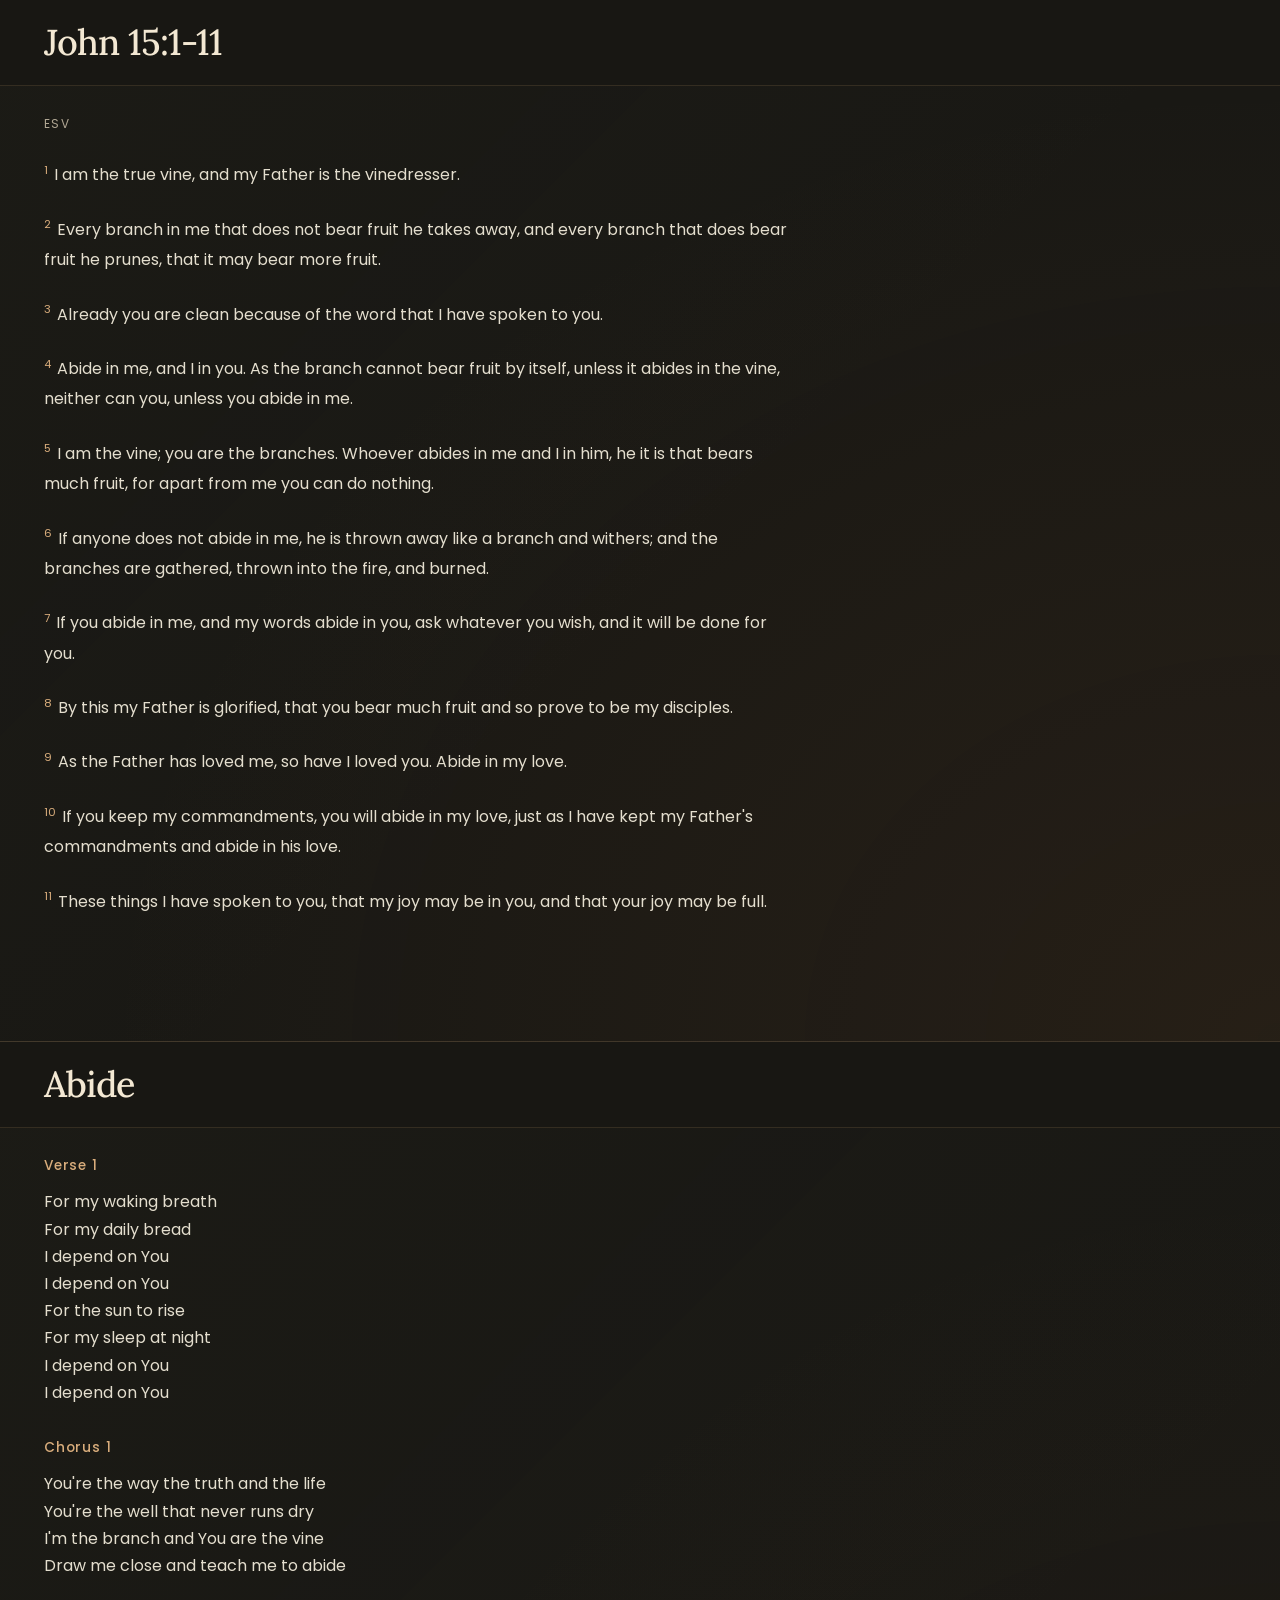
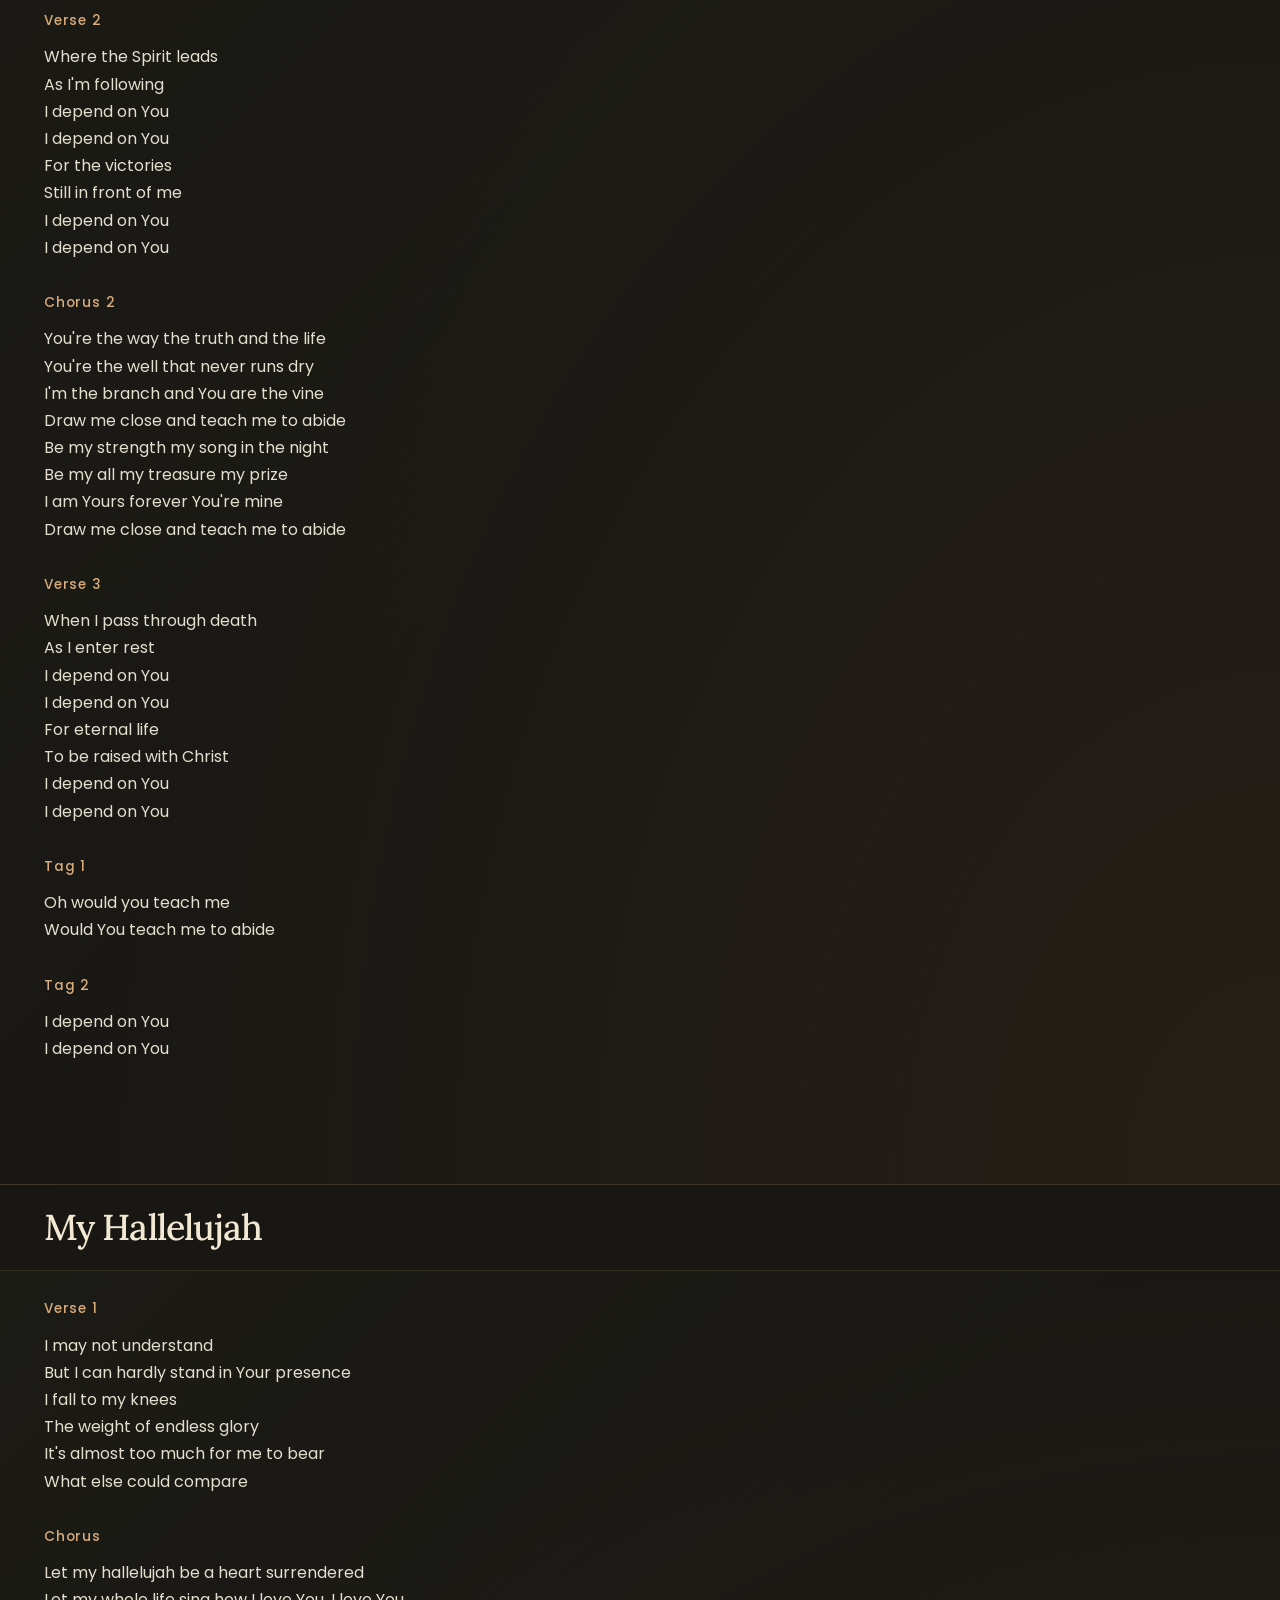
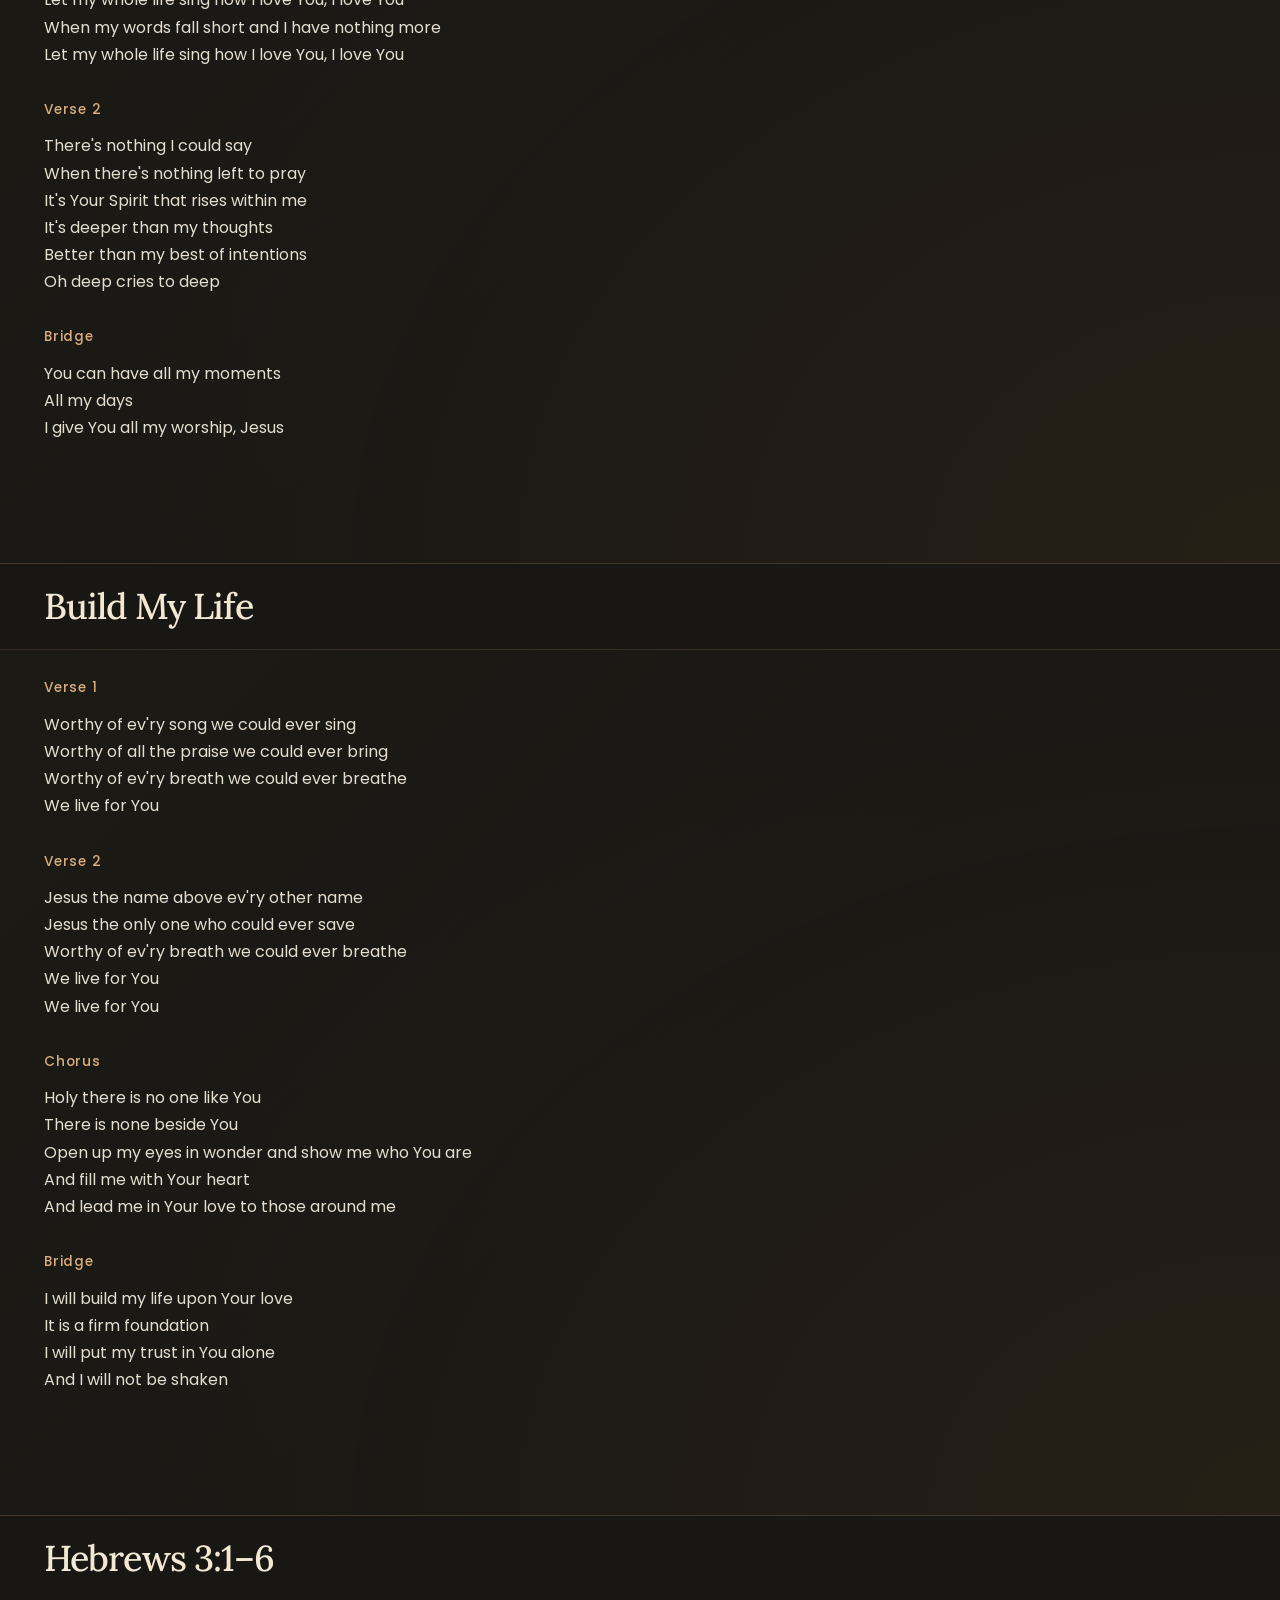
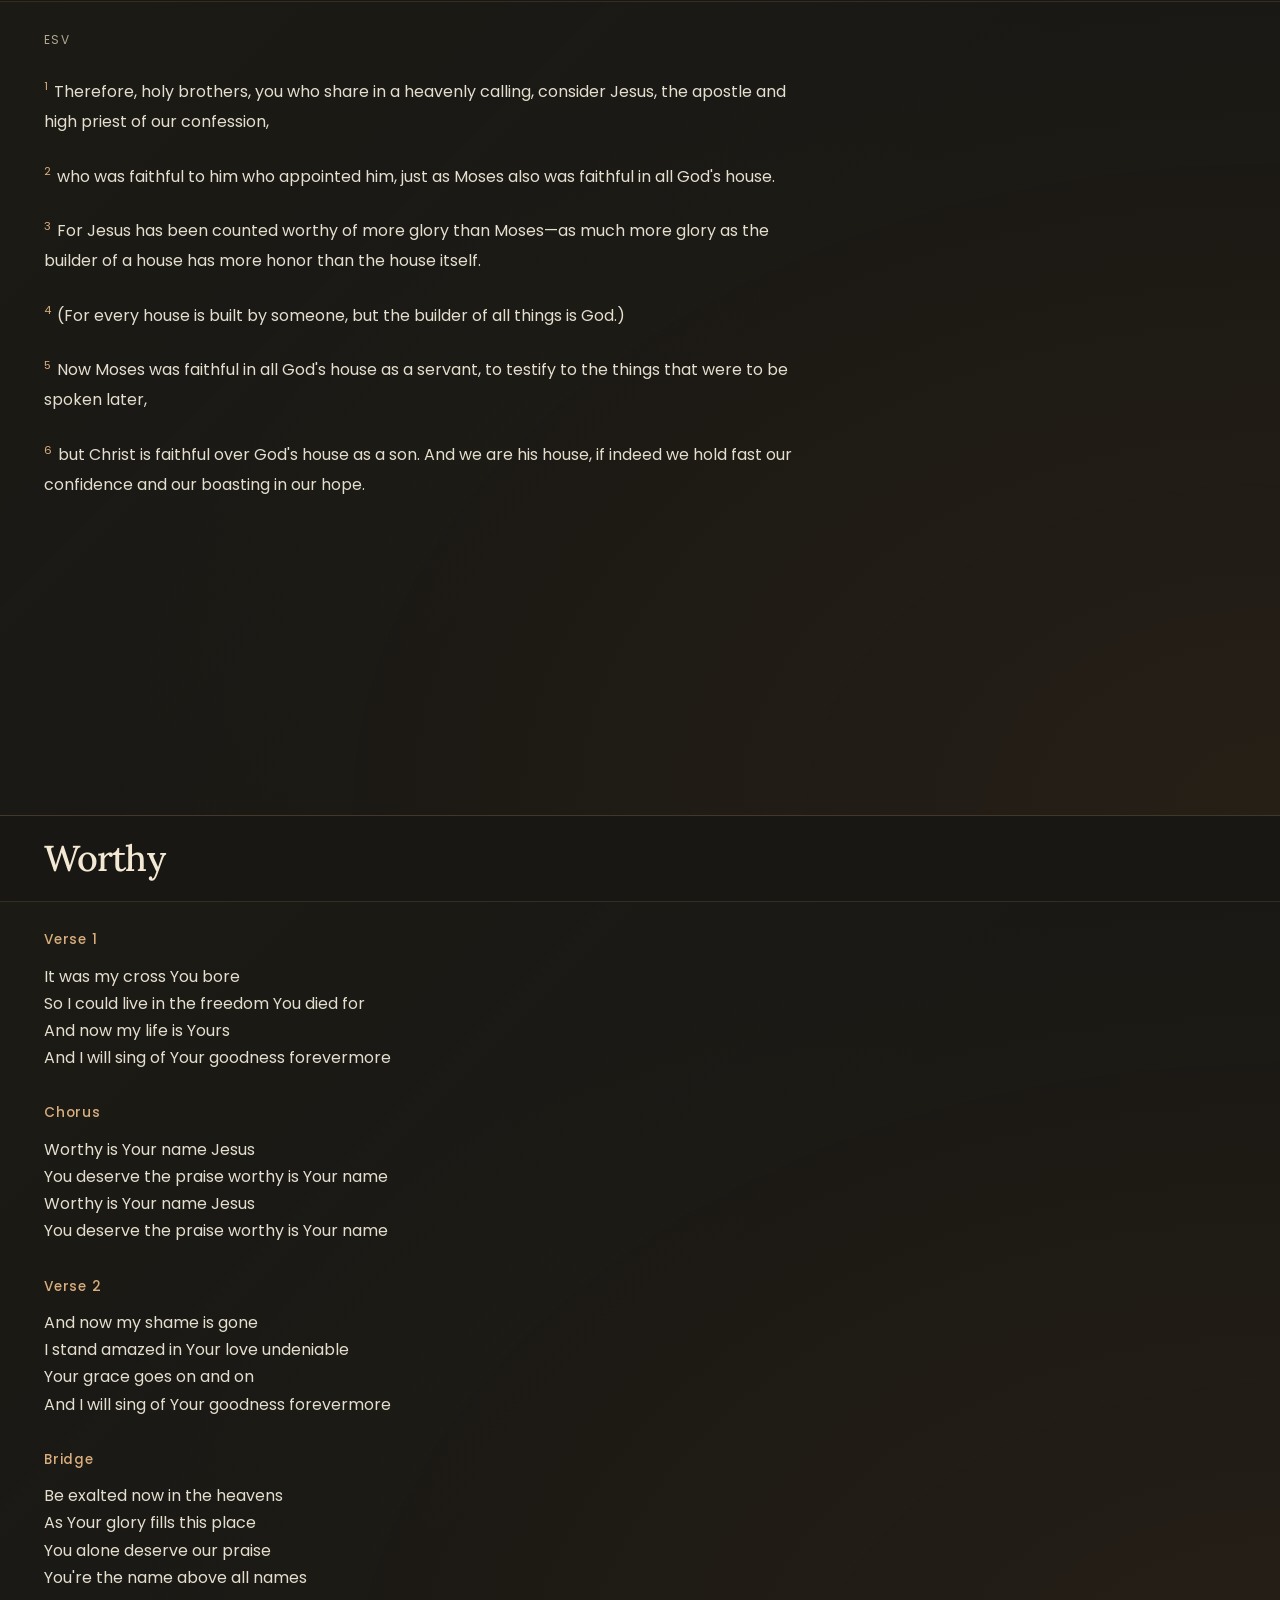
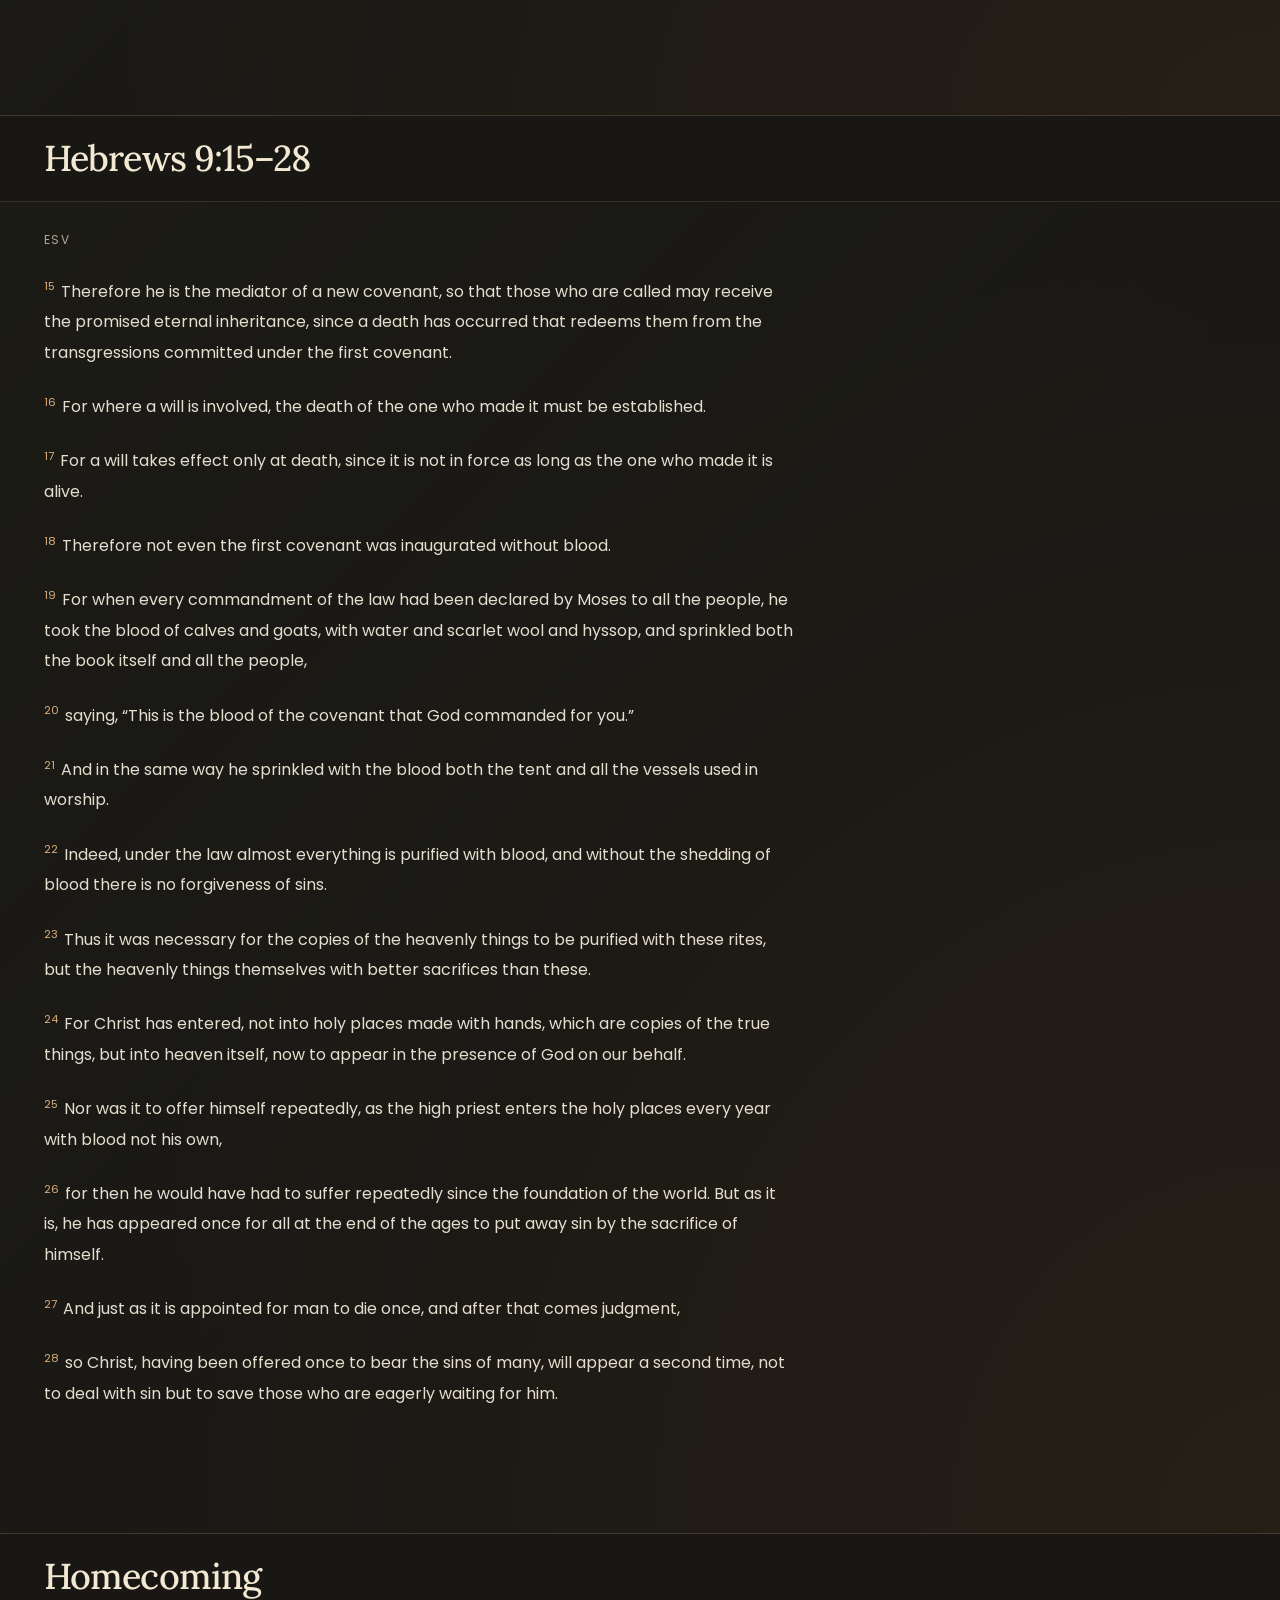
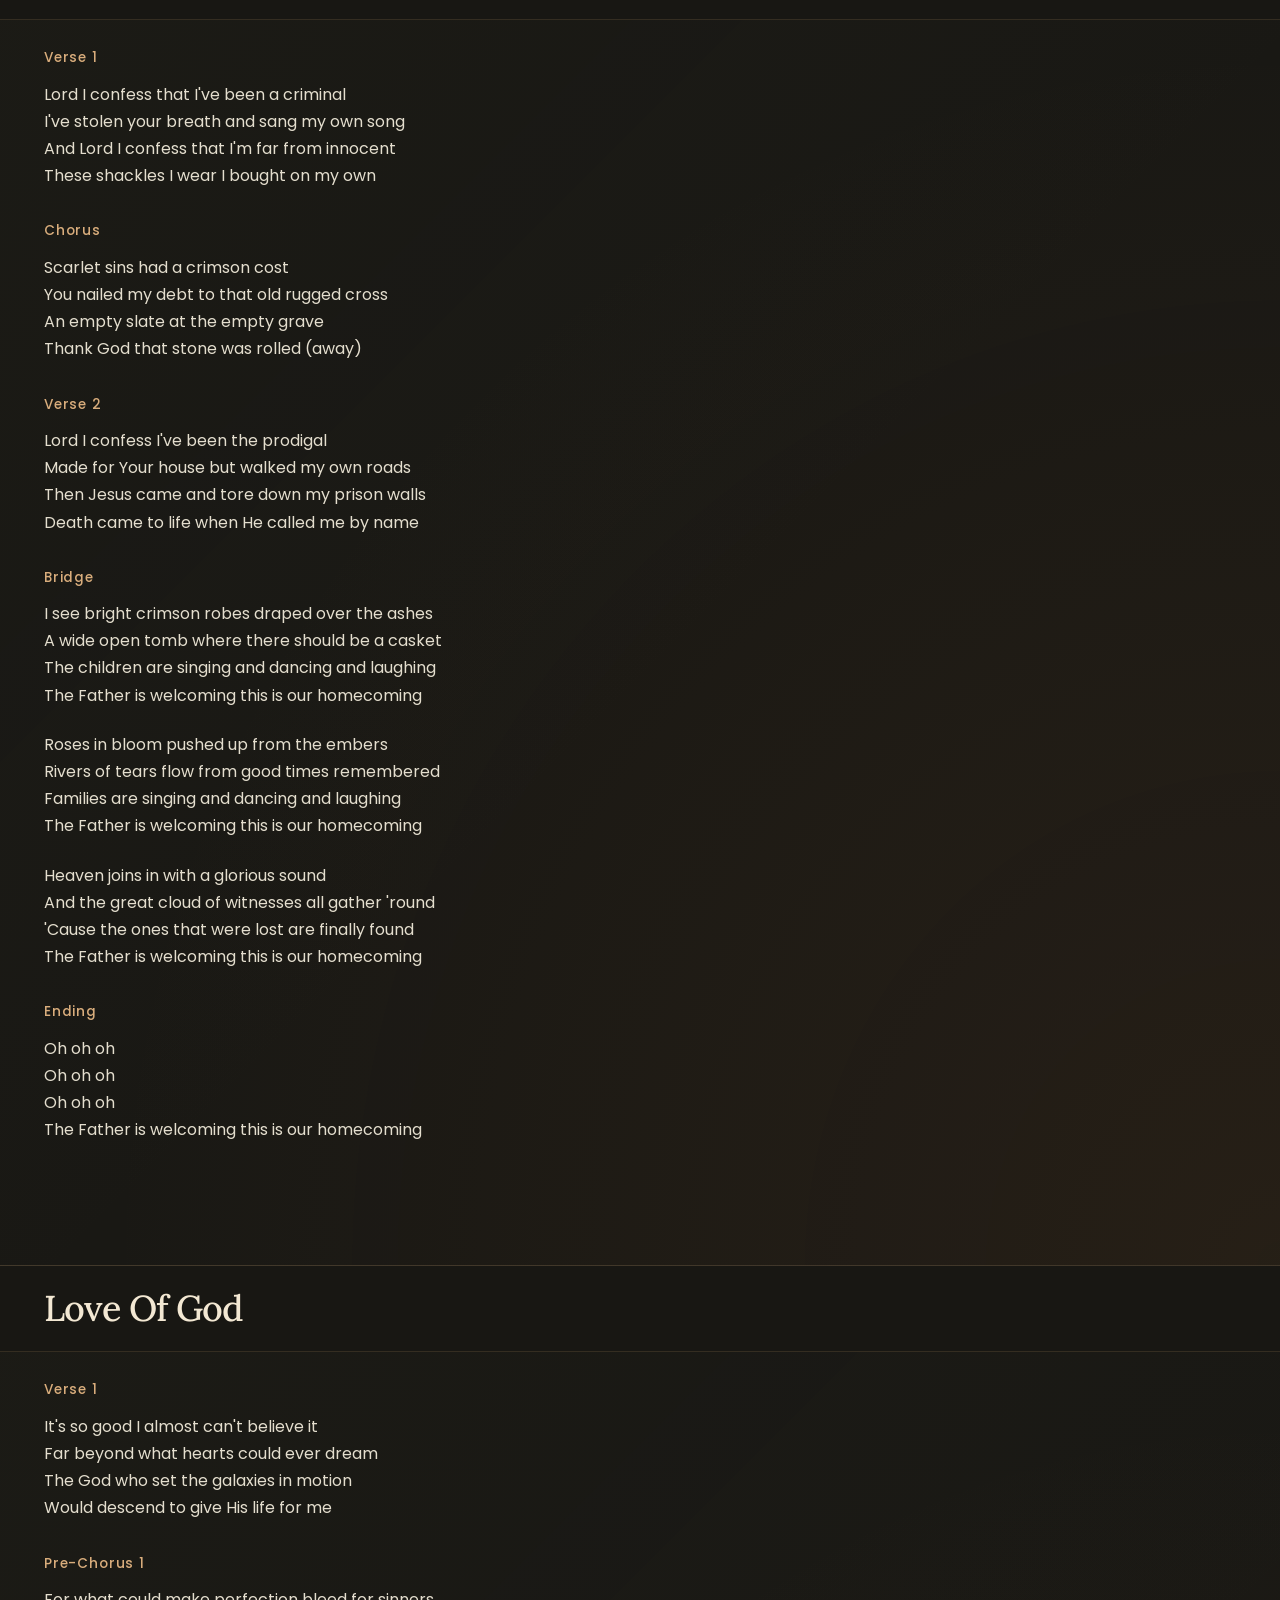
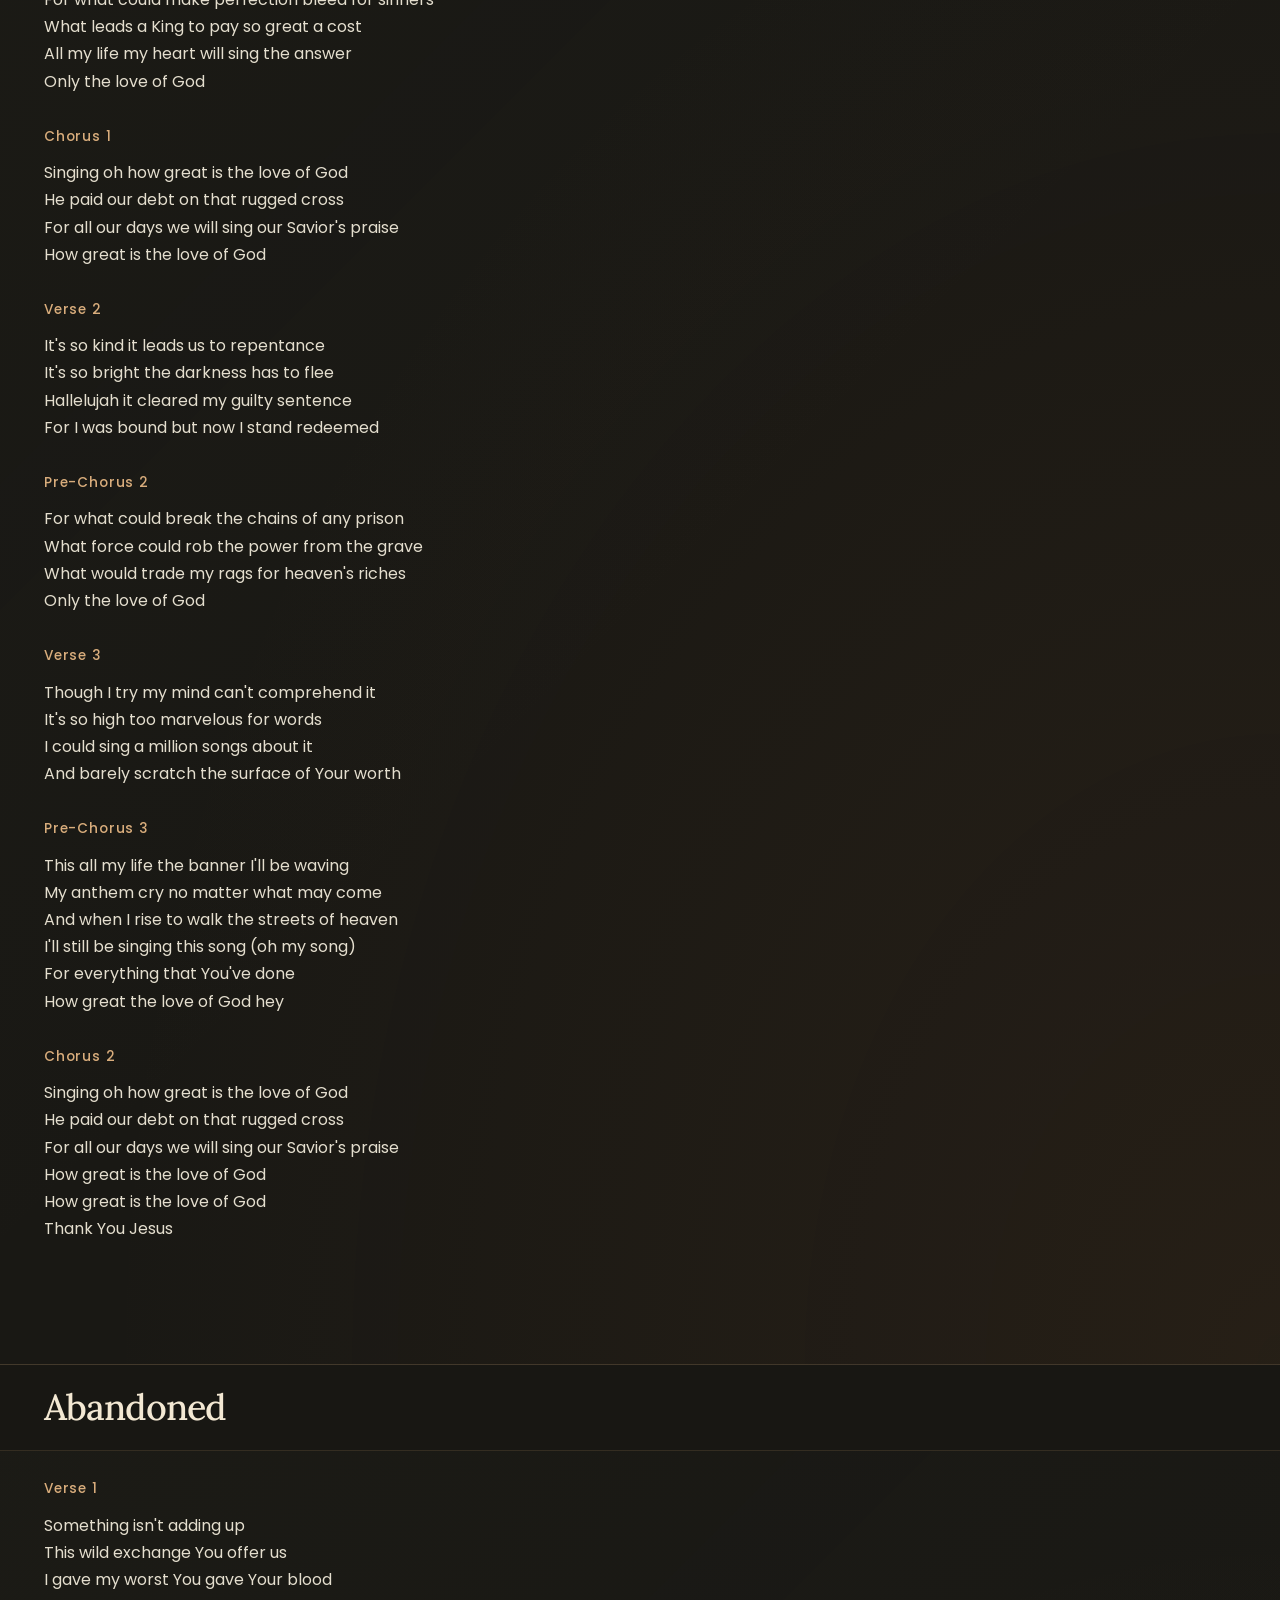
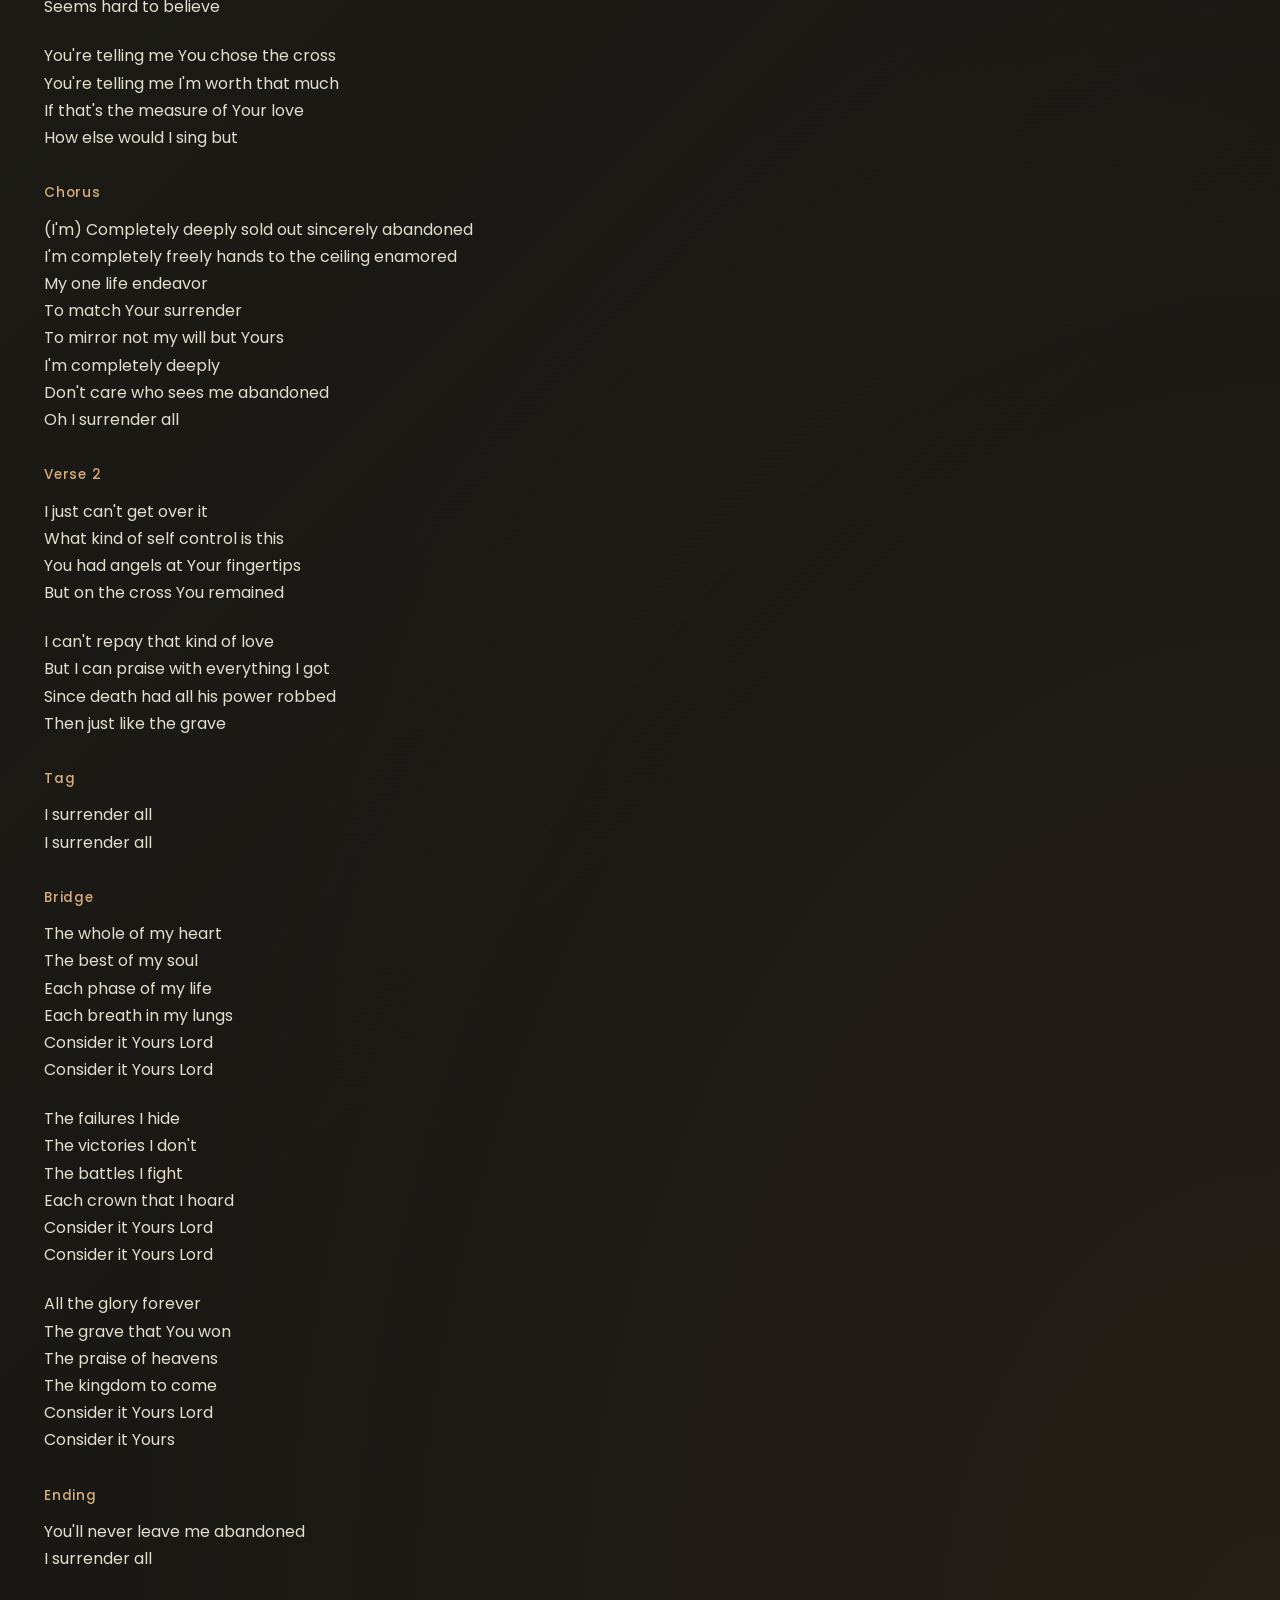
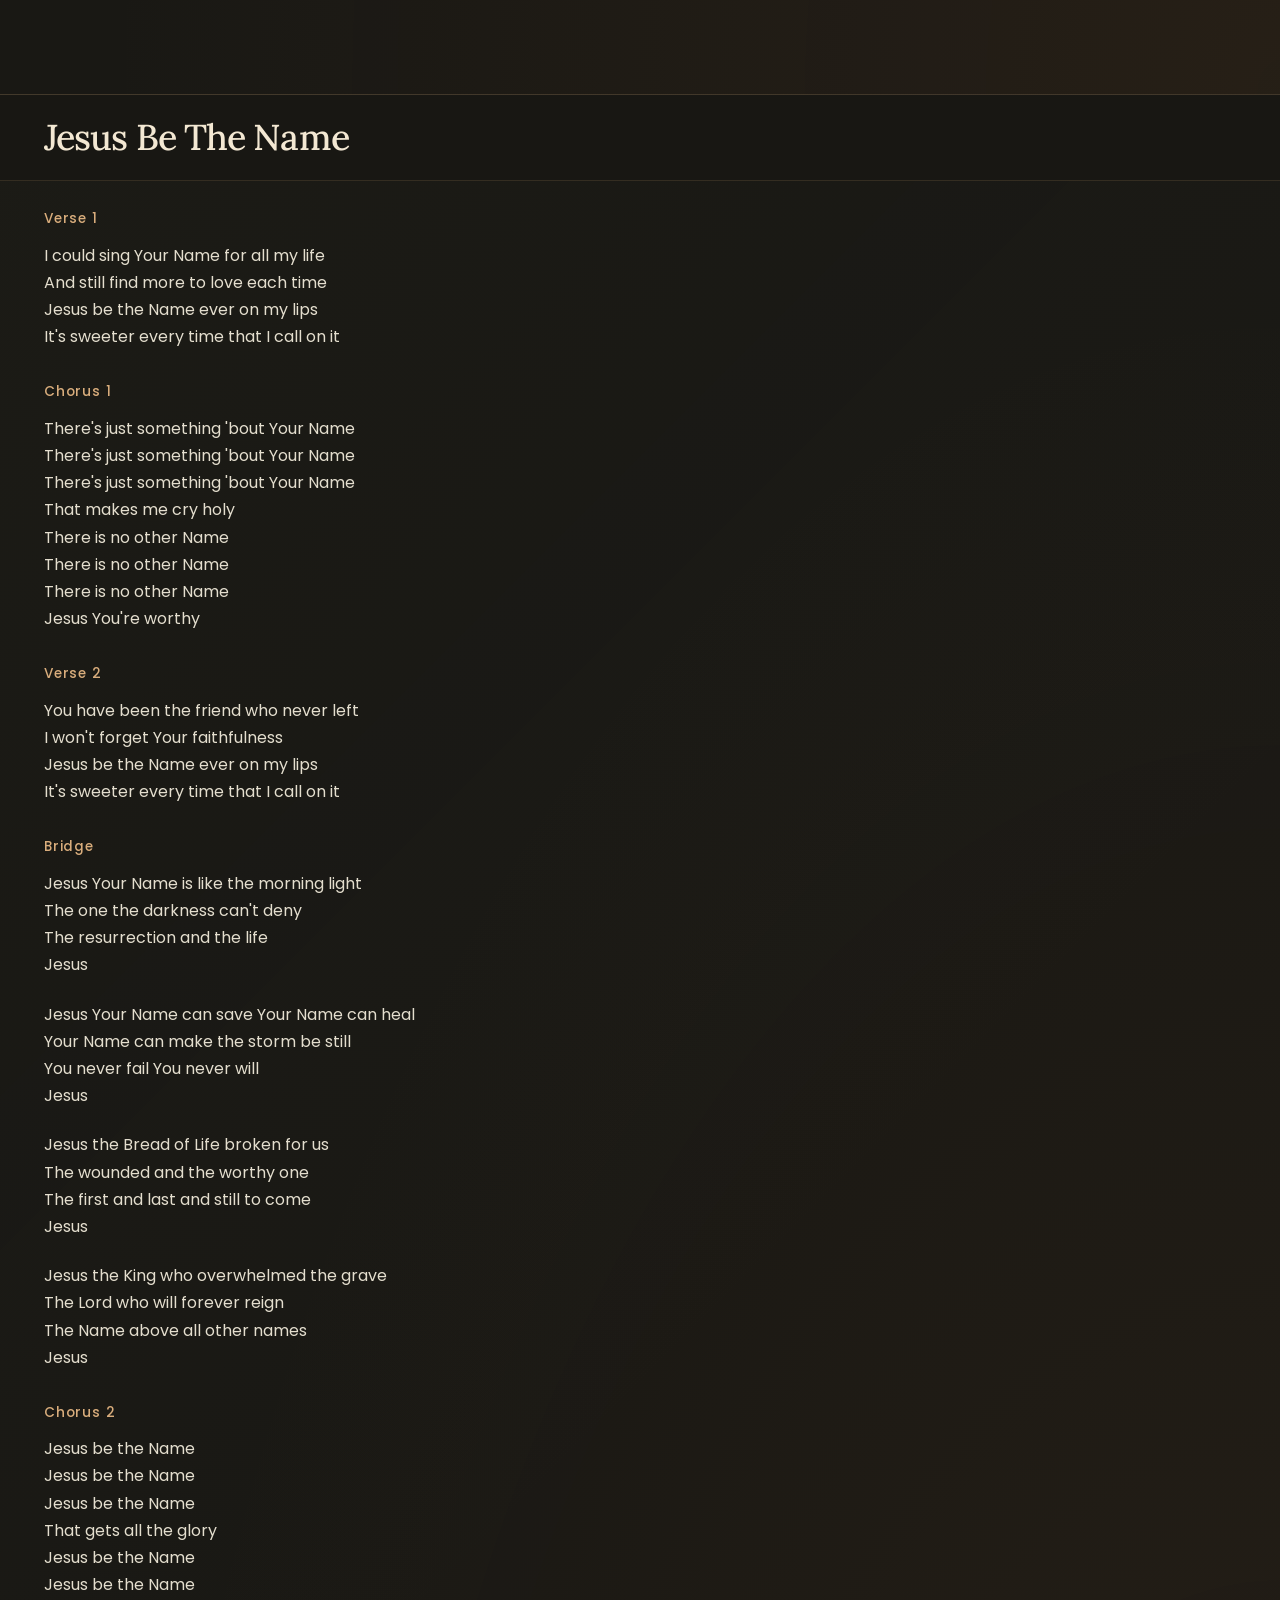
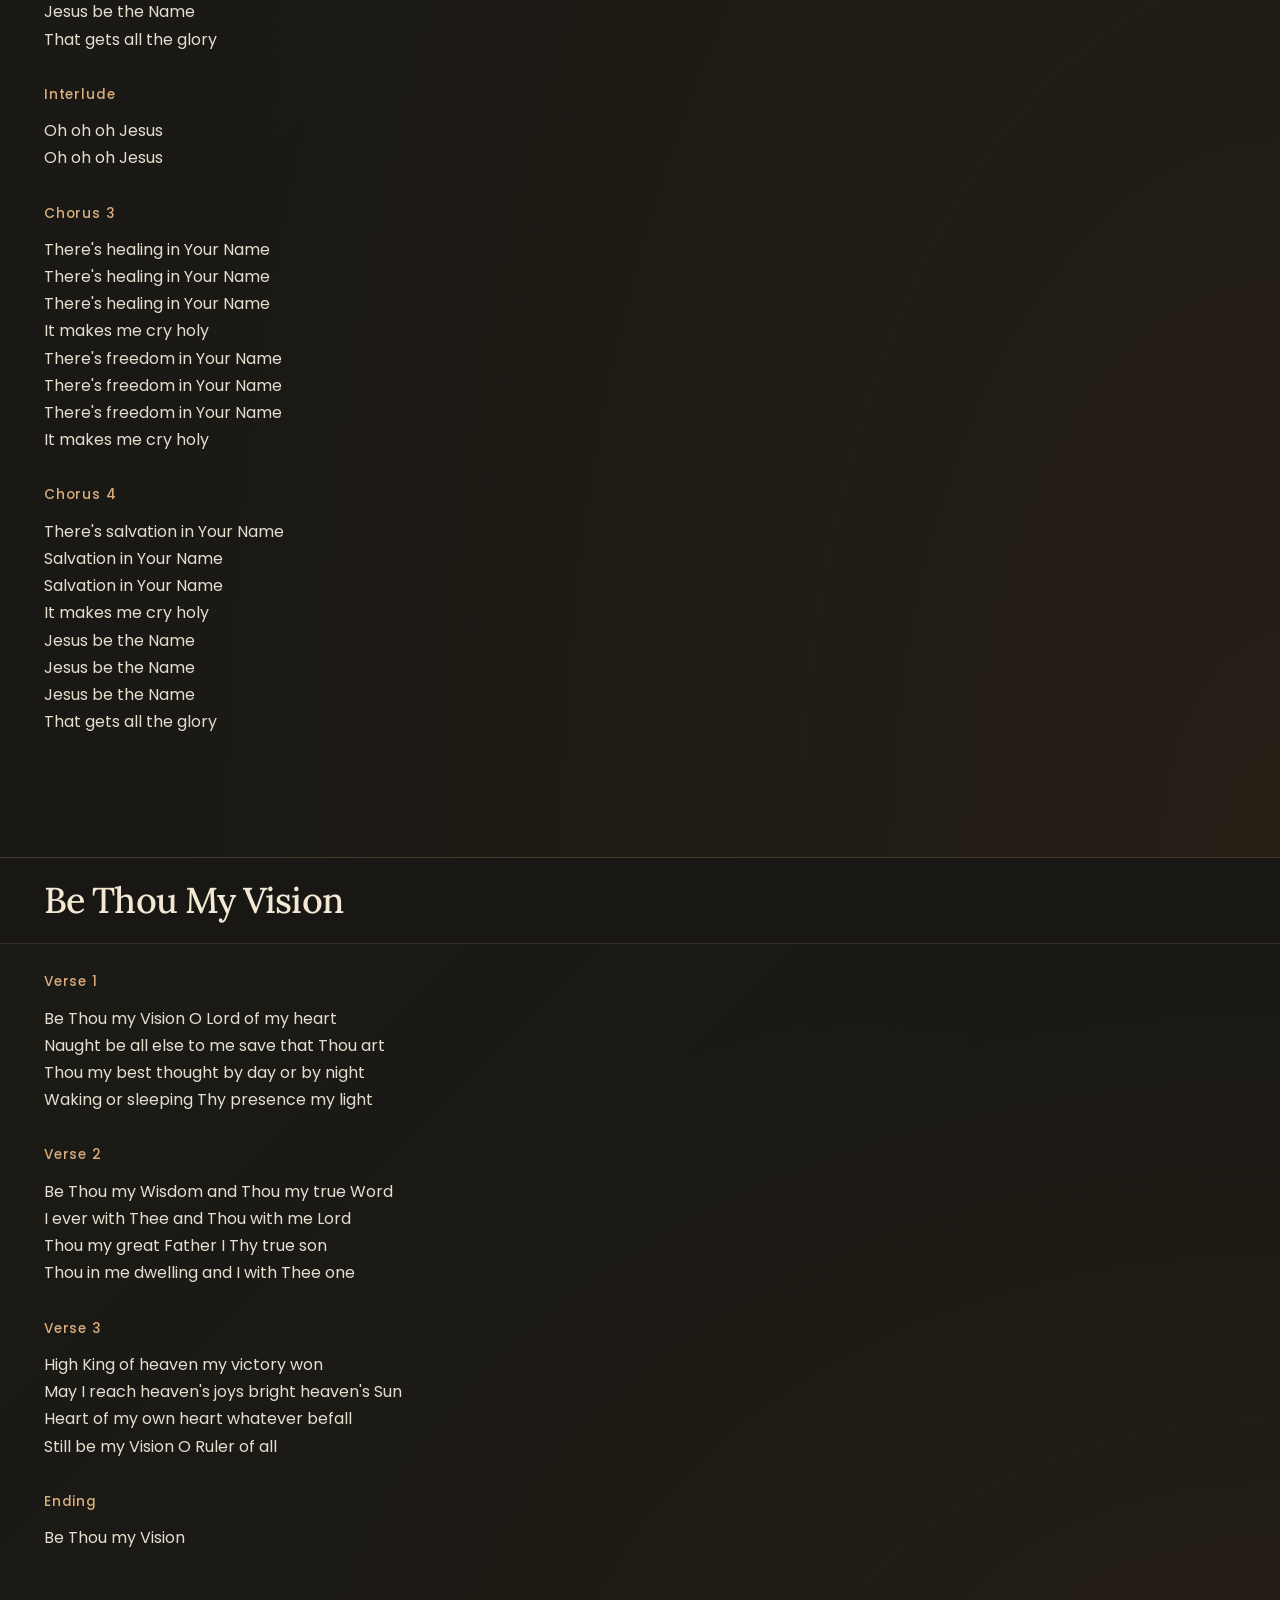
<file: index.html>
<!DOCTYPE html>
<html lang="en">
<head>
    <meta charset="UTF-8">
    <meta name="viewport" content="width=device-width, initial-scale=1.0">
    <title>Worship Night</title>
    <link rel="preconnect" href="https://fonts.googleapis.com">
    <link rel="preconnect" href="https://fonts.gstatic.com" crossorigin>
    <link href="https://fonts.googleapis.com/css2?family=Lora:wght@500&amp;family=Poppins:wght@400;500&amp;display=swap" rel="stylesheet">

    <meta name="theme-color" content="#191814" />
    <meta name="color-scheme" content="dark" />
    <meta property="og:image" content="https://michaeldors.com/Images/homecover.jpg"/>
    <meta property="og:title" content="Worship Night · September 27, 2026"/>
    <meta property="og:type" content="website" />
    <meta property="og:url" content="https://michaeldors.com/worshipnight"/>
    <meta property="og:description" content="Songs and Scripture readings for Worship Night on September 27, 2026."/>
    <meta property="og:site_name" content="Michael Dors" />
<style>
    :root {
        color-scheme: dark;
        --night: #191814;
        --text: #e4dece;
        --heading: #f3e8d3;
        --ember: #d9ad7c;
        --muted: #b1a794;
        --gutter: clamp(20px, 4vw, 44px);
    }

    * {
        box-sizing: border-box;
    }

    html {
        background: var(--night);
    }

    body {
        margin: 0;
        color: var(--text);
        background: var(--night);
        font-family: "Poppins", sans-serif;
        font-size: 16px;
        font-weight: 400;
        line-height: 1.7;
        -webkit-font-smoothing: antialiased;
    }

    ::selection {
        color: var(--heading);
        background: #684c32;
    }

    .songsection {
        min-height: 100vh;
        min-height: 100svh;
        padding: 0 var(--gutter) 100px;
        border-bottom: 1px solid rgba(217, 173, 124, 0.2);
        background:
            radial-gradient(ellipse at bottom right, rgba(153, 91, 43, 0.1), transparent 65%),
            linear-gradient(135deg, rgba(71, 77, 57, 0.05), transparent 55%);
    }

    .songsection h1 {
        position: sticky;
        top: 0;
        z-index: 10;
        margin: 0 calc(-1 * var(--gutter)) 28px;
        padding: 20px var(--gutter);
        border-bottom: 1px solid rgba(217, 173, 124, 0.14);
        color: var(--heading);
        background: rgba(25, 24, 20, 0.94);
        backdrop-filter: blur(16px);
        -webkit-backdrop-filter: blur(16px);
        font-family: "Lora", Georgia, serif;
        font-size: clamp(1.85rem, 4vw, 2.25rem);
        font-weight: 500;
        line-height: 1.25;
        letter-spacing: -0.025em;
        overflow-wrap: anywhere;
    }

    h3 {
        margin: 32px 0 12px;
        color: var(--ember);
        font-size: 0.85rem;
        font-weight: 500;
        line-height: 1.5;
        letter-spacing: 0.06em;
    }

    .songsection h1 + h3 {
        margin-top: 0;
    }

    .lyrics {
        margin: 0 0 22px;
    }

    .scripture {
        max-width: 75ch;
        margin: 0 0 24px;
        line-height: 1.9;
    }

    .scripture sup {
        margin-right: 0.2em;
        color: var(--ember);
        font-size: 0.7em;
        line-height: 0;
    }

    .translation {
        margin: 0 0 26px;
        color: var(--muted);
        font-size: 0.75rem;
        letter-spacing: 0.12em;
    }

    .songcredits {
        max-width: 75ch;
        margin-top: 40px;
        color: var(--muted);
        font-size: 0.75rem;
        line-height: 1.7;
        display: none !important;
    }

    .songcredits summary {
        width: fit-content;
        padding: 8px 0;
        cursor: pointer;
    }

    .songcredits summary:hover {
        color: var(--ember);
    }

    .songcredits summary:focus-visible {
        outline: 2px solid var(--ember);
        outline-offset: 5px;
        border-radius: 2px;
    }

    .credits {
        margin: 12px 0 0;
        overflow-wrap: anywhere;
    }

    @media print {
        :root {
            color-scheme: light;
            --night: #fff;
            --text: #222;
            --heading: #111;
            --ember: #594029;
            --muted: #555;
        }

        .songsection {
            min-height: 0;
            padding-bottom: 40px;
            background: none;
            border-color: #ccc;
        }

        .songsection h1 {
            position: static;
            background: none;
            backdrop-filter: none;
            -webkit-backdrop-filter: none;
            border-color: #ccc;
        }

        h1, h3 {
            break-after: avoid;
        }
    }
</style>
</head>
<body>
<main>
    <section class="songsection scripturesection" id="john-15-1-11" aria-labelledby="john-15-1-11-title">
        <h1 id="john-15-1-11-title">John 15:1-11</h1>
        <p class="translation">ESV</p>
        <p class="scripture"><sup>1</sup> I am the true vine, and my Father is the vinedresser.</p>
        <p class="scripture"><sup>2</sup> Every branch in me that does not bear fruit he takes away, and every branch that does bear fruit he prunes, that it may bear more fruit.</p>
        <p class="scripture"><sup>3</sup> Already you are clean because of the word that I have spoken to you.</p>
        <p class="scripture"><sup>4</sup> Abide in me, and I in you. As the branch cannot bear fruit by itself, unless it abides in the vine, neither can you, unless you abide in me.</p>
        <p class="scripture"><sup>5</sup> I am the vine; you are the branches. Whoever abides in me and I in him, he it is that bears much fruit, for apart from me you can do nothing.</p>
        <p class="scripture"><sup>6</sup> If anyone does not abide in me, he is thrown away like a branch and withers; and the branches are gathered, thrown into the fire, and burned.</p>
        <p class="scripture"><sup>7</sup> If you abide in me, and my words abide in you, ask whatever you wish, and it will be done for you.</p>
        <p class="scripture"><sup>8</sup> By this my Father is glorified, that you bear much fruit and so prove to be my disciples.</p>
        <p class="scripture"><sup>9</sup> As the Father has loved me, so have I loved you. Abide in my love.</p>
        <p class="scripture"><sup>10</sup> If you keep my commandments, you will abide in my love, just as I have kept my Father's commandments and abide in his love.</p>
        <p class="scripture"><sup>11</sup> These things I have spoken to you, that my joy may be in you, and that your joy may be full.</p>
    </section>
    <section class="songsection" id="abide" aria-labelledby="abide-title">
        <h1 id="abide-title">Abide</h1>
        <h3>Verse 1</h3>
        <p class="lyrics">For my waking breath<br>
            For my daily bread<br>
            I depend on You<br>
            I depend on You<br>
            For the sun to rise<br>
            For my sleep at night<br>
            I depend on You<br>
            I depend on You</p>
        <h3>Chorus 1</h3>
        <p class="lyrics">You're the way the truth and the life<br>
            You're the well that never runs dry<br>
            I'm the branch and You are the vine<br>
            Draw me close and teach me to abide</p>
        <h3>Verse 2</h3>
        <p class="lyrics">Where the Spirit leads<br>
            As I'm following<br>
            I depend on You<br>
            I depend on You<br>
            For the victories<br>
            Still in front of me<br>
            I depend on You<br>
            I depend on You</p>
        <h3>Chorus 2</h3>
        <p class="lyrics">You're the way the truth and the life<br>
            You're the well that never runs dry<br>
            I'm the branch and You are the vine<br>
            Draw me close and teach me to abide<br>
            Be my strength my song in the night<br>
            Be my all my treasure my prize<br>
            I am Yours forever You&#x27;re mine<br>
            Draw me close and teach me to abide</p>
        <h3>Verse 3</h3>
        <p class="lyrics">When I pass through death<br>
            As I enter rest<br>
            I depend on You<br>
            I depend on You<br>
            For eternal life<br>
            To be raised with Christ<br>
            I depend on You<br>
            I depend on You</p>
        <h3>Tag 1</h3>
        <p class="lyrics">Oh would you teach me<br>
            Would You teach me to abide</p>
        <h3>Tag 2</h3>
        <p class="lyrics">I depend on You<br>
            I depend on You</p>
        <details class="songcredits">
            <summary>Song credits</summary>
        <p class="credits">Aaron Keyes, Aaron Williams, Jake Fauber<br>
            CCLI Song #7168160<br>
            © Aaronwilliamsmusic; Integrity Worship Music; WellWithYouMusic<br>
            For use solely with the SongSelect® Terms of Use.  All rights reserved. www.ccli.com<br>
            CCLI License #116670</p>
        </details>
    </section>
    <section class="songsection" id="my-hallelujah" aria-labelledby="my-hallelujah-title">
        <h1 id="my-hallelujah-title">My Hallelujah</h1>
        <h3>Verse 1</h3>
        <p class="lyrics">I may not understand<br>
            But I can hardly stand in Your presence<br>
            I fall to my knees<br>
            The weight of endless glory<br>
            It's almost too much for me to bear<br>
            What else could compare</p>
        <h3>Chorus</h3>
        <p class="lyrics">Let my hallelujah be a heart surrendered<br>
            Let my whole life sing how I love You, I love You<br>
            When my words fall short and I have nothing more<br>
            Let my whole life sing how I love You, I love You</p>
        <h3>Verse 2</h3>
        <p class="lyrics">There's nothing I could say<br>
            When there&#x27;s nothing left to pray<br>
            It's Your Spirit that rises within me<br>
            It's deeper than my thoughts<br>
            Better than my best of intentions<br>
            Oh deep cries to deep</p>
        <h3>Bridge</h3>
        <p class="lyrics">You can have all my moments<br>
            All my days<br>
            I give You all my worship, Jesus</p>
    </section>
    <section class="songsection" id="build-my-life" aria-labelledby="build-my-life-title">
        <h1 id="build-my-life-title">Build My Life</h1>
        <h3>Verse 1</h3>
        <p class="lyrics">Worthy of ev&#x27;ry song we could ever sing<br>
            Worthy of all the praise we could ever bring<br>
            Worthy of ev&#x27;ry breath we could ever breathe<br>
            We live for You</p>
        <h3>Verse 2</h3>
        <p class="lyrics">Jesus the name above ev&#x27;ry other name<br>
            Jesus the only one who could ever save<br>
            Worthy of ev&#x27;ry breath we could ever breathe<br>
            We live for You<br>
            We live for You</p>
        <h3>Chorus</h3>
        <p class="lyrics">Holy there is no one like You<br>
            There is none beside You<br>
            Open up my eyes in wonder and show me who You are<br>
            And fill me with Your heart<br>
            And lead me in Your love to those around me</p>
        <h3>Bridge</h3>
        <p class="lyrics">I will build my life upon Your love<br>
            It is a firm foundation<br>
            I will put my trust in You alone<br>
            And I will not be shaken</p>
        <details class="songcredits">
            <summary>Song credits</summary>
        <p class="credits">Brett Younker, Karl Martin, Kirby Kaple, Matt Redman, Pat Barrett<br>
            CCLI Song #7070345<br>
            © 2016 Kaple Music; Capitol CMG Genesis; Housefires Sounds; Said And Done Music; sixsteps Music; Thankyou Music Ltd; Vamos Publishing; worshiptogether.com songs; Martin, Karl Andrew; Bethel Music Publishing<br>
            For use solely with the SongSelect® Terms of Use.  All rights reserved. www.ccli.com<br>
            CCLI License #116670</p>
        </details>
    </section>
    <section class="songsection scripturesection" id="hebrews-3-1-6" aria-labelledby="hebrews-3-1-6-title">
        <h1 id="hebrews-3-1-6-title">Hebrews 3:1–6</h1>
        <p class="translation">ESV</p>
        <p class="scripture"><sup>1</sup> Therefore, holy brothers, you who share in a heavenly calling, consider Jesus, the apostle and high priest of our confession,</p>
        <p class="scripture"><sup>2</sup> who was faithful to him who appointed him, just as Moses also was faithful in all God's house.</p>
        <p class="scripture"><sup>3</sup> For Jesus has been counted worthy of more glory than Moses—as much more glory as the builder of a house has more honor than the house itself.</p>
        <p class="scripture"><sup>4</sup> (For every house is built by someone, but the builder of all things is God.)</p>
        <p class="scripture"><sup>5</sup> Now Moses was faithful in all God's house as a servant, to testify to the things that were to be spoken later,</p>
        <p class="scripture"><sup>6</sup> but Christ is faithful over God's house as a son. And we are his house, if indeed we hold fast our confidence and our boasting in our hope.</p>
    </section>
    <section class="songsection" id="worthy" aria-labelledby="worthy-title">
        <h1 id="worthy-title">Worthy</h1>
        <h3>Verse 1</h3>
        <p class="lyrics">It was my cross You bore<br>
            So I could live in the freedom You died for<br>
            And now my life is Yours<br>
            And I will sing of Your goodness forevermore</p>
        <h3>Chorus</h3>
        <p class="lyrics">Worthy is Your name Jesus<br>
            You deserve the praise worthy is Your name<br>
            Worthy is Your name Jesus<br>
            You deserve the praise worthy is Your name</p>
        <h3>Verse 2</h3>
        <p class="lyrics">And now my shame is gone<br>
            I stand amazed in Your love undeniable<br>
            Your grace goes on and on<br>
            And I will sing of Your goodness forevermore</p>
        <h3>Bridge</h3>
        <p class="lyrics">Be exalted now in the heavens<br>
            As Your glory fills this place<br>
            You alone deserve our praise<br>
            You&#x27;re the name above all names</p>
        <details class="songcredits">
            <summary>Song credits</summary>
        <p class="credits">Chris Brown, Mack Brock, Steven Furtick<br>
            CCLI Song #7111931<br>
            © Music by Elevation Worship Publishing<br>
            For use solely with the SongSelect® Terms of Use.  All rights reserved. www.ccli.com<br>
            CCLI License #116670</p>
        </details>
    </section>
    <section class="songsection scripturesection" id="hebrews-9-15-28" aria-labelledby="hebrews-9-15-28-title">
        <h1 id="hebrews-9-15-28-title">Hebrews 9:15–28</h1>
        <p class="translation">ESV</p>
        <p class="scripture"><sup>15</sup> Therefore he is the mediator of a new covenant, so that those who are called may receive the promised eternal inheritance, since a death has occurred that redeems them from the transgressions committed under the first covenant.</p>
        <p class="scripture"><sup>16</sup> For where a will is involved, the death of the one who made it must be established.</p>
        <p class="scripture"><sup>17</sup> For a will takes effect only at death, since it is not in force as long as the one who made it is alive.</p>
        <p class="scripture"><sup>18</sup> Therefore not even the first covenant was inaugurated without blood.</p>
        <p class="scripture"><sup>19</sup> For when every commandment of the law had been declared by Moses to all the people, he took the blood of calves and goats, with water and scarlet wool and hyssop, and sprinkled both the book itself and all the people,</p>
        <p class="scripture"><sup>20</sup> saying, “This is the blood of the covenant that God commanded for you.”</p>
        <p class="scripture"><sup>21</sup> And in the same way he sprinkled with the blood both the tent and all the vessels used in worship.</p>
        <p class="scripture"><sup>22</sup> Indeed, under the law almost everything is purified with blood, and without the shedding of blood there is no forgiveness of sins.</p>
        <p class="scripture"><sup>23</sup> Thus it was necessary for the copies of the heavenly things to be purified with these rites, but the heavenly things themselves with better sacrifices than these.</p>
        <p class="scripture"><sup>24</sup> For Christ has entered, not into holy places made with hands, which are copies of the true things, but into heaven itself, now to appear in the presence of God on our behalf.</p>
        <p class="scripture"><sup>25</sup> Nor was it to offer himself repeatedly, as the high priest enters the holy places every year with blood not his own,</p>
        <p class="scripture"><sup>26</sup> for then he would have had to suffer repeatedly since the foundation of the world. But as it is, he has appeared once for all at the end of the ages to put away sin by the sacrifice of himself.</p>
        <p class="scripture"><sup>27</sup> And just as it is appointed for man to die once, and after that comes judgment,</p>
        <p class="scripture"><sup>28</sup> so Christ, having been offered once to bear the sins of many, will appear a second time, not to deal with sin but to save those who are eagerly waiting for him.</p>
    </section>
    <section class="songsection" id="homecoming" aria-labelledby="homecoming-title">
        <h1 id="homecoming-title">Homecoming</h1>
        <h3>Verse 1</h3>
        <p class="lyrics">Lord I confess that I've been a criminal<br>
            I've stolen your breath and sang my own song<br>
            And Lord I confess that I'm far from innocent<br>
            These shackles I wear I bought on my own</p>
        <h3>Chorus</h3>
        <p class="lyrics">Scarlet sins had a crimson cost<br>
            You nailed my debt to that old rugged cross<br>
            An empty slate at the empty grave<br>
            Thank God that stone was rolled (away)</p>
        <h3>Verse 2</h3>
        <p class="lyrics">Lord I confess I've been the prodigal<br>
            Made for Your house but walked my own roads<br>
            Then Jesus came and tore down my prison walls<br>
            Death came to life when He called me by name</p>
        <h3>Bridge</h3>
        <p class="lyrics">I see bright crimson robes draped over the ashes<br>
            A wide open tomb where there should be a casket<br>
            The children are singing and dancing and laughing<br>
            The Father is welcoming this is our homecoming</p>
        <p class="lyrics">Roses in bloom pushed up from the embers<br>
            Rivers of tears flow from good times remembered<br>
            Families are singing and dancing and laughing<br>
            The Father is welcoming this is our homecoming</p>
        <p class="lyrics">Heaven joins in with a glorious sound<br>
            And the great cloud of witnesses all gather 'round<br>
            'Cause the ones that were lost are finally found<br>
            The Father is welcoming this is our homecoming</p>
        <h3>Ending</h3>
        <p class="lyrics">Oh oh oh<br>
            Oh oh oh<br>
            Oh oh oh<br>
            The Father is welcoming this is our homecoming</p>
        <details class="songcredits">
            <summary>Song credits</summary>
        <p class="credits">Brian Johnson, Christian Ostrom, Cory Asbury, Gable Patrick Price<br>
            CCLI Song #7183255<br>
            © 2021 Bethel Worship Publishing; Brian and Jenn Publishing; Cory Asbury Publishing; Christian Ostrom Publishing; Gable Price Publishing Co; Bethel Music Publishing<br>
            For use solely with the SongSelect® Terms of Use.  All rights reserved. www.ccli.com<br>
            CCLI License #116670</p>
        </details>
    </section>
    <section class="songsection" id="love-of-god" aria-labelledby="love-of-god-title">
        <h1 id="love-of-god-title">Love Of God</h1>
        <h3>Verse 1</h3>
        <p class="lyrics">It's so good I almost can't believe it<br>
            Far beyond what hearts could ever dream<br>
            The God who set the galaxies in motion<br>
            Would descend to give His life for me</p>
        <h3>Pre-Chorus 1</h3>
        <p class="lyrics">For what could make perfection bleed for sinners<br>
            What leads a King to pay so great a cost<br>
            All my life my heart will sing the answer<br>
            Only the love of God</p>
        <h3>Chorus 1</h3>
        <p class="lyrics">Singing oh how great is the love of God<br>
            He paid our debt on that rugged cross<br>
            For all our days we will sing our Savior&#x27;s praise<br>
            How great is the love of God</p>
        <h3>Verse 2</h3>
        <p class="lyrics">It's so kind it leads us to repentance<br>
            It's so bright the darkness has to flee<br>
            Hallelujah it cleared my guilty sentence<br>
            For I was bound but now I stand redeemed</p>
        <h3>Pre-Chorus 2</h3>
        <p class="lyrics">For what could break the chains of any prison<br>
            What force could rob the power from the grave<br>
            What would trade my rags for heaven&#x27;s riches<br>
            Only the love of God</p>
        <h3>Verse 3</h3>
        <p class="lyrics">Though I try my mind can't comprehend it<br>
            It's so high too marvelous for words<br>
            I could sing a million songs about it<br>
            And barely scratch the surface of Your worth</p>
        <h3>Pre-Chorus 3</h3>
        <p class="lyrics">This all my life the banner I'll be waving<br>
            My anthem cry no matter what may come<br>
            And when I rise to walk the streets of heaven<br>
            I'll still be singing this song (oh my song)<br>
            For everything that You've done<br>
            How great the love of God hey</p>
        <h3>Chorus 2</h3>
        <p class="lyrics">Singing oh how great is the love of God<br>
            He paid our debt on that rugged cross<br>
            For all our days we will sing our Savior&#x27;s praise<br>
            How great is the love of God<br>
            How great is the love of God<br>
            Thank You Jesus</p>
        <details class="songcredits">
            <summary>Song credits</summary>
        <p class="credits">Benjamin Hastings, Brandon Lake, Cody Carnes, Phil Wickham<br>
            CCLI Song #7241154<br>
            © 2024 Also Also Industries Publishing; Capitol CMG Paragon; Writer&#x27;s Roof Publishing; Brandon Lake Music; Phil Wickham Music; Simply Global Songs<br>
            For use solely with the SongSelect® Terms of Use.  All rights reserved. www.ccli.com<br>
            CCLI License #116670</p>
        </details>
    </section>
    <section class="songsection" id="abandoned" aria-labelledby="abandoned-title">
        <h1 id="abandoned-title">Abandoned</h1>
        <h3>Verse 1</h3>
        <p class="lyrics">Something isn't adding up<br>
            This wild exchange You offer us<br>
            I gave my worst You gave Your blood<br>
            Seems hard to believe</p>
        <p class="lyrics">You're telling me You chose the cross<br>
            You're telling me I'm worth that much<br>
            If that's the measure of Your love<br>
            How else would I sing but</p>
        <h3>Chorus</h3>
        <p class="lyrics">(I&#x27;m) Completely deeply sold out sincerely abandoned<br>
            I'm completely freely hands to the ceiling enamored<br>
            My one life endeavor<br>
            To match Your surrender<br>
            To mirror not my will but Yours<br>
            I'm completely deeply<br>
            Don't care who sees me abandoned<br>
            Oh I surrender all</p>
        <h3>Verse 2</h3>
        <p class="lyrics">I just can't get over it<br>
            What kind of self control is this<br>
            You had angels at Your fingertips<br>
            But on the cross You remained</p>
        <p class="lyrics">I can't repay that kind of love<br>
            But I can praise with everything I got<br>
            Since death had all his power robbed<br>
            Then just like the grave</p>
        <h3>Tag</h3>
        <p class="lyrics">I surrender all<br>
            I surrender all</p>
        <h3>Bridge</h3>
        <p class="lyrics">The whole of my heart<br>
            The best of my soul<br>
            Each phase of my life<br>
            Each breath in my lungs<br>
            Consider it Yours Lord<br>
            Consider it Yours Lord</p>
        <p class="lyrics">The failures I hide<br>
            The victories I don't<br>
            The battles I fight<br>
            Each crown that I hoard<br>
            Consider it Yours Lord<br>
            Consider it Yours Lord</p>
        <p class="lyrics">All the glory forever<br>
            The grave that You won<br>
            The praise of heavens<br>
            The kingdom to come<br>
            Consider it Yours Lord<br>
            Consider it Yours</p>
        <h3>Ending</h3>
        <p class="lyrics">You'll never leave me abandoned<br>
            I surrender all</p>
        <details class="songcredits">
            <summary>Song credits</summary>
        <p class="credits">Benjamin William Hastings, Brandon Lake, Chris Davenport, Cody Carnes<br>
            CCLI Song #7231260<br>
            © 2024 Capitol CMG Paragon; CDavs Music; Songs For TIM; Writer&#x27;s Roof Publishing; Brandon Lake Music; SHOUT MP Brio<br>
            For use solely with the SongSelect® Terms of Use.  All rights reserved. www.ccli.com<br>
            CCLI License #116670</p>
        </details>
    </section>
    <section class="songsection" id="jesus-be-the-name" aria-labelledby="jesus-be-the-name-title">
        <h1 id="jesus-be-the-name-title">Jesus Be The Name</h1>
        <h3>Verse 1</h3>
        <p class="lyrics">I could sing Your Name for all my life<br>
            And still find more to love each time<br>
            Jesus be the Name ever on my lips<br>
            It&#x27;s sweeter every time that I call on it</p>
        <h3>Chorus 1</h3>
        <p class="lyrics">There&#x27;s just something &#x27;bout Your Name<br>
            There&#x27;s just something &#x27;bout Your Name<br>
            There&#x27;s just something &#x27;bout Your Name<br>
            That makes me cry holy<br>
            There is no other Name<br>
            There is no other Name<br>
            There is no other Name<br>
            Jesus You&#x27;re worthy</p>
        <h3>Verse 2</h3>
        <p class="lyrics">You have been the friend who never left<br>
            I won&#x27;t forget Your faithfulness<br>
            Jesus be the Name ever on my lips<br>
            It&#x27;s sweeter every time that I call on it</p>
        <h3>Bridge</h3>
        <p class="lyrics">Jesus Your Name is like the morning light<br>
            The one the darkness can&#x27;t deny<br>
            The resurrection and the life<br>
            Jesus</p>
        <p class="lyrics">Jesus Your Name can save Your Name can heal<br>
            Your Name can make the storm be still<br>
            You never fail You never will<br>
            Jesus</p>
        <p class="lyrics">Jesus the Bread of Life broken for us<br>
            The wounded and the worthy one<br>
            The first and last and still to come<br>
            Jesus</p>
        <p class="lyrics">Jesus the King who overwhelmed the grave<br>
            The Lord who will forever reign<br>
            The Name above all other names<br>
            Jesus</p>
        <h3>Chorus 2</h3>
        <p class="lyrics">Jesus be the Name<br>
            Jesus be the Name<br>
            Jesus be the Name<br>
            That gets all the glory<br>
            Jesus be the Name<br>
            Jesus be the Name<br>
            Jesus be the Name<br>
            That gets all the glory</p>
        <h3>Interlude</h3>
        <p class="lyrics">Oh oh oh Jesus<br>
            Oh oh oh Jesus</p>
        <h3>Chorus 3</h3>
        <p class="lyrics">There&#x27;s healing in Your Name<br>
            There&#x27;s healing in Your Name<br>
            There&#x27;s healing in Your Name<br>
            It makes me cry holy<br>
            There&#x27;s freedom in Your Name<br>
            There&#x27;s freedom in Your Name<br>
            There&#x27;s freedom in Your Name<br>
            It makes me cry holy</p>
        <h3>Chorus 4</h3>
        <p class="lyrics">There&#x27;s salvation in Your Name<br>
            Salvation in Your Name<br>
            Salvation in Your Name<br>
            It makes me cry holy<br>
            Jesus be the Name<br>
            Jesus be the Name<br>
            Jesus be the Name<br>
            That gets all the glory</p>
        <details class="songcredits">
            <summary>Song credits</summary>
        <p class="credits">Davide Mutendji, Mitch Wong, Steven Furtick, Tiffany Hudson<br>
            CCLI Song #7268962<br>
            © 2025 Bell Music Publishing; Original Wong Publishing; Music by Elevation Worship Publishing<br>
            For use solely with the SongSelect® Terms of Use.  All rights reserved. www.ccli.com<br>
            CCLI License #116670</p>
        </details>
    </section>
    <section class="songsection" id="be-thou-my-vision" aria-labelledby="be-thou-my-vision-title">
        <h1 id="be-thou-my-vision-title">Be Thou My Vision</h1>
        <h3>Verse 1</h3>
        <p class="lyrics">Be Thou my Vision O Lord of my heart<br>
            Naught be all else to me save that Thou art<br>
            Thou my best thought by day or by night<br>
            Waking or sleeping Thy presence my light</p>
        <h3>Verse 2</h3>
        <p class="lyrics">Be Thou my Wisdom and Thou my true Word<br>
            I ever with Thee and Thou with me Lord<br>
            Thou my great Father I Thy true son<br>
            Thou in me dwelling and I with Thee one</p>
        <h3>Verse 3</h3>
        <p class="lyrics">High King of heaven my victory won<br>
            May I reach heaven&#x27;s joys bright heaven&#x27;s Sun<br>
            Heart of my own heart whatever befall<br>
            Still be my Vision O Ruler of all</p>
        <h3>Ending</h3>
        <p class="lyrics">Be Thou my Vision</p>
        <details class="songcredits">
            <summary>Song credits</summary>
        <p class="credits">Eleanor Henrietta Hull, Mary Elizabeth Byrne, Russell Mauldin<br>
            CCLI Song #7056332<br>
            © Words: Public Domain; Music: 2010 Belden Street Music Publishing<br>
            For use solely with the SongSelect® Terms of Use.  All rights reserved. www.ccli.com<br>
            CCLI License #116670</p>
        </details>
    </section>
    <section class="songsection" id="jesus-have-it-all" aria-labelledby="jesus-have-it-all-title">
        <h1 id="jesus-have-it-all-title">Jesus Have It All</h1>
        <h3>Verse 1</h3>
        <p class="lyrics">Jesus have my heart, my will, my soul<br>
            Jesus have my hopes, my dreams, my world<br>
            With joy I lay it down, with joy I cast my crowns<br>
            Jesus have it all</p>
        <p class="lyrics">To You I bring my praise, my lips, my song<br>
            A living sacrifice as one reborn<br>
            Your life is now my own, Your will is what I want<br>
            Jesus have it all</p>
        <h3>Chorus</h3>
        <p class="lyrics">Jesus have it all, Jesus have it all<br>
            To You belongs the glory, the praise of all the world<br>
            Jesus have it all, Jesus have it all<br>
            All blessing and all honor, all majesty and awe<br>
            Jesus have it all</p>
        <h3>Verse 2</h3>
        <p class="lyrics">Jesus have Your Church, Your love, Your bride<br>
            The joy for which You freely gave Your life<br>
            Radiant in white, washed and purified<br>
            Jesus have us all</p>
        <p class="lyrics">Jesus have Your worth, Your due, Your sum<br>
            The praise of every nation, tribe and tongue<br>
            Let all that has been made, glorify Your Name<br>
            Jesus have it all</p>
        <h3>Bridge</h3>
        <p class="lyrics">All my days, all my life<br>
            Have it all</p>
        <h3>Tag</h3>
        <p class="lyrics">I don't wanna gain the whole world<br>
            And lose You, don't wanna lose You Lord<br>
            My life is Yours</p>
    </section>
    <section class="songsection" id="been-so-good" aria-labelledby="been-so-good-title">
        <h1 id="been-so-good-title">Been So Good</h1>
        <h3>Verse 1</h3>
        <p class="lyrics">I call You faithful<br>
            For the promises You&#x27;ve kept<br>
            And every need You&#x27;ve met<br>
            Lord I&#x27;m so grateful<br>
            You were with me every step<br>
            And I never will forget</p>
        <h3>Pre-Chorus</h3>
        <p class="lyrics">(&#x27;Cause) When I think of how You&#x27;ve blessed me<br>
            How Your hand has never let me go<br>
            Never let me go</p>
        <h3>Chorus</h3>
        <p class="lyrics">You have been so good to me<br>
            God I can&#x27;t believe how You love me<br>
            What a friend You have been so good to me<br>
            God I can't believe how You love me<br>
            What a friend (You have been)</p>
        <h3>Verse 2</h3>
        <p class="lyrics">I call You Savior<br>
            For the blood that washed me clean<br>
            For the wrongs that You&#x27;ve redeemed<br>
            I know You&#x27;re able<br>
            My eyes don&#x27;t have to see<br>
            One more reason to believe</p>
        <h3>Bridge</h3>
        <p class="lyrics">For every morning<br>
            For every open door<br>
            I call You faithful<br>
            And I just wanna thank You Lord</p>
        <p class="lyrics">For every mountain<br>
            For every time You brought me through<br>
            I call You faithful<br>
            And I just wanna thank You Lord</p>
        <p class="lyrics">For Your forgiveness<br>
            For how You never turned away<br>
            I call You faithful<br>
            And I just wanna thank You Lord</p>
        <p class="lyrics">For Your salvation<br>
            You paid the price I couldn&#x27;t pay<br>
            I call You faithful<br>
            And I just wanna thank You Lord</p>
        <h3>Tag 1</h3>
        <p class="lyrics">Oh oh I just wanna thank You Lord</p>
        <h3>Tag 2</h3>
        <p class="lyrics">Oh oh what a friend You have been</p>
        <details class="songcredits">
            <summary>Song credits</summary>
        <p class="credits">Brandon Lake, Chandler Moore, Steven Furtick<br>
            CCLI Song #7213072<br>
            © Brandon Lake Music; Music by Elevation Worship Publishing; For Humans Publishing; Maverick City Publishing<br>
            For use solely with the SongSelect® Terms of Use.  All rights reserved. www.ccli.com<br>
            CCLI License #116670</p>
        </details>
    </section>
    <section class="songsection" id="trust-in-god" aria-labelledby="trust-in-god-title">
        <h1 id="trust-in-god-title">Trust In God</h1>
        <h3>Verse 1</h3>
        <p class="lyrics">Blessed assurance<br>
            Jesus is mine<br>
            He&#x27;s been my fourth man in the fire<br>
            Time after time<br>
            Born of His Spirit<br>
            Washed in His blood<br>
            And what He did for me on Calvary<br>
            Is more than enough</p>
        <h3>Chorus</h3>
        <p class="lyrics">I trust in God<br>
            My Savior<br>
            The One who will never fail<br>
            He will never fail</p>
        <h3>Verse 2</h3>
        <p class="lyrics">Perfect submission<br>
            All is at rest<br>
            I know the author of tomorrow<br>
            Has ordered my steps<br>
            So this is my story<br>
            And this is my song<br>
            I'm praising my risen King and Savior<br>
            All the day long</p>
        <h3>Bridge</h3>
        <p class="lyrics">I sought the Lord and He heard and He answered<br>
            I sought the Lord and He heard and He answered<br>
            I sought the Lord and He heard and He answered<br>
            That's why I trust Him<br>
            That's why (I trust Him)</p>
        <details class="songcredits">
            <summary>Song credits</summary>
        <p class="credits">Brandon Lake, Chris Brown, Mitch Wong, Steven Furtick<br>
            CCLI Song #7206001<br>
            © 2023 Brandon Lake Music; Music by Elevation Worship Publishing; A Wong Made Write Publishing; Integrity&#x27;s Praise! Music<br>
            For use solely with the SongSelect® Terms of Use.  All rights reserved. www.ccli.com<br>
            CCLI License #116670</p>
        </details>
    </section>
</main>
</body>
</html>
</file>
